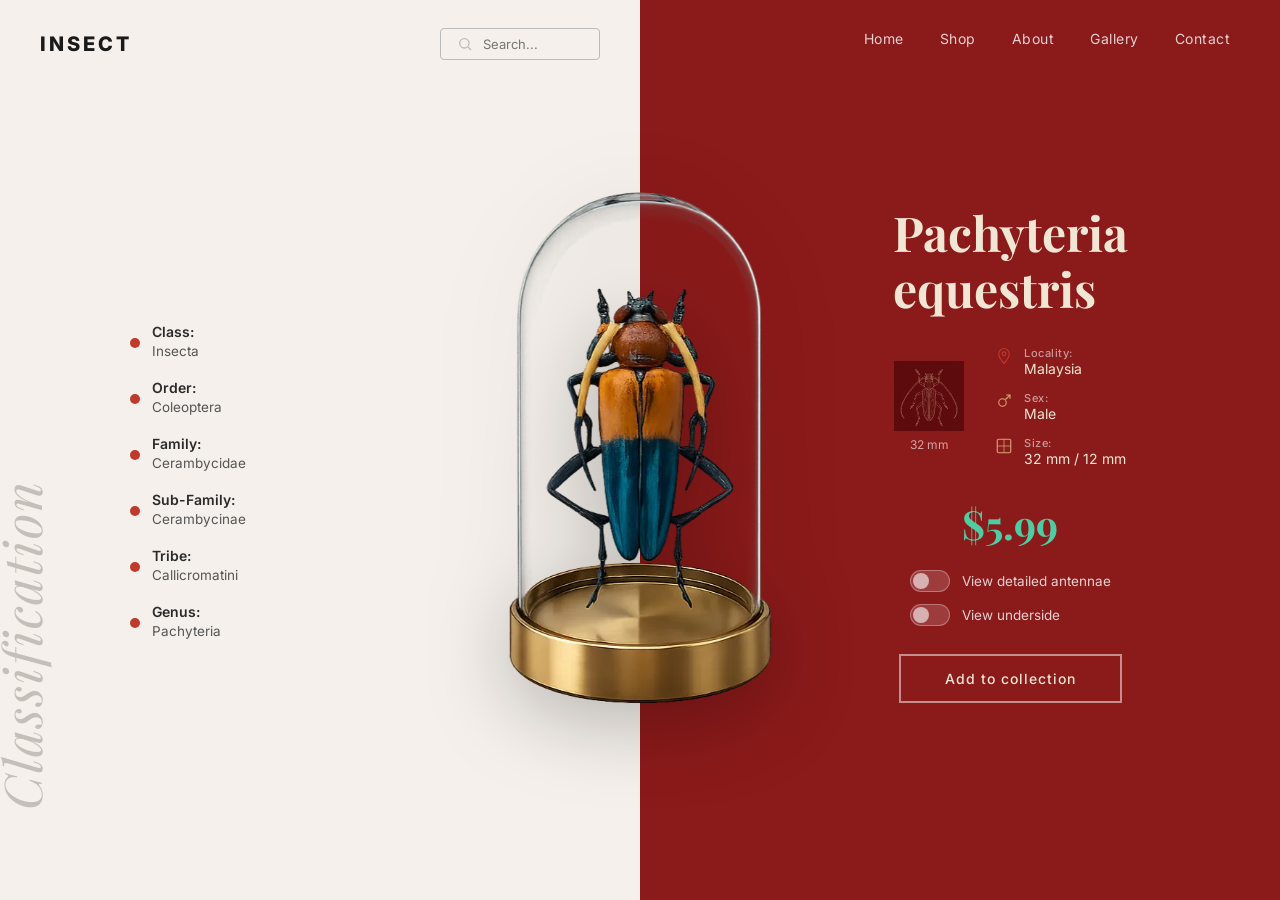
<file: A2/task3/task3.html>
<!DOCTYPE html>
<html lang="en">
<head>
    <meta charset="UTF-8">
    <meta name="viewport" content="width=device-width, initial-scale=1.0">
    <title>INSECT - Pachyteria equestris</title>
    <meta name="description" content="Pachyteria equestris beetle specimen - Classification, details and collection page">
    <link href="https://fonts.googleapis.com/css2?family=Playfair+Display:ital,wght@0,400;0,700;1,400;1,700&family=Inter:wght@300;400;500;600&display=swap" rel="stylesheet">
    <link rel="stylesheet" href="task3.css">
</head>
<body>

    <div class="page">
        
        <div class="left-panel">
            
            <header class="header">
                <div class="logo">INSECT</div>
                <div class="search-bar">
                    
                    <svg class="search-icon" viewBox="0 0 24 24" fill="none" stroke="#888" stroke-width="2">
                        <circle cx="11" cy="11" r="7"/>
                        <line x1="16.5" y1="16.5" x2="21" y2="21"/>
                    </svg>
                    <input type="text" placeholder="Search..." id="search-input">
                </div>
            </header>

            <div class="left-content">
                <div class="classification-label">Classification</div>

                <ul class="classification-list">
                    <li>
                        <div>
                            <span class="label">Class:</span>
                            <span class="value">Insecta</span>
                        </div>
                    </li>
                    <li>
                        <div>
                            <span class="label">Order:</span>
                            <span class="value">Coleoptera</span>
                        </div>
                    </li>
                    <li>
                        <div>
                            <span class="label">Family:</span>
                            <span class="value">Cerambycidae</span>
                        </div>
                    </li>
                    <li>
                        <div>
                            <span class="label">Sub-Family:</span>
                            <span class="value">Cerambycinae</span>
                        </div>
                    </li>
                    <li>
                        <div>
                            <span class="label">Tribe:</span>
                            <span class="value">Callicromatini</span>
                        </div>
                    </li>
                    <li>
                        <div>
                            <span class="label">Genus:</span>
                            <span class="value">Pachyteria</span>
                        </div>
                    </li>
                </ul>

                
            </div>
        </div>

        <div class="beetle-dome">
                    <img src="discort.webp" alt="Pachyteria equestris beetle in glass dome">
            </div>

        <div class="right-panel">
            <nav>
                <ul class="right-nav">
                    <li><a href="#" id="nav-home">Home</a></li>
                    <li><a href="#" id="nav-shop">Shop</a></li>
                    <li><a href="#" id="nav-about">About</a></li>
                    <li><a href="#" id="nav-gallery">Gallery</a></li>
                    <li><a href="#" id="nav-contact">Contact</a></li>
                </ul>
            </nav>

            <div class="right-content">
                <h1 class="species-name">Pachyteria<br>equestris</h1>

                <div class="info-row">
                    <div class="beetle-outline-wrap">
                        <img src="beetle_outline.png" alt="Beetle outline illustration">
                        <span>32 mm</span>
                    </div>

                    <div class="details-list">
                        <div class="detail-item">
                            <div class="detail-icon">
                                <svg viewBox="0 0 24 24">
                                    <path d="M12 2C8.13 2 5 5.13 5 9c0 5.25 7 13 7 13s7-7.75 7-13c0-3.87-3.13-7-7-7z" stroke="#c0392b" fill="none" stroke-width="1.5"/>
                                    <circle cx="12" cy="9" r="2.5" stroke="#c0392b" fill="none" stroke-width="1.5"/>
                                </svg>
                            </div>
                            <div>
                                <div class="detail-label">Locality:</div>
                                <div class="detail-value">Malaysia</div>
                            </div>
                        </div>

                        <div class="detail-item">
                            <div class="detail-icon">
                                <svg viewBox="0 0 24 24">
                                    <circle cx="10" cy="14" r="5" stroke="#d4a574" fill="none" stroke-width="1.5"/>
                                    <line x1="14" y1="10" x2="20" y2="4" stroke="#d4a574" stroke-width="1.5"/>
                                    <polyline points="15,4 20,4 20,9" stroke="#d4a574" fill="none" stroke-width="1.5"/>
                                </svg>
                            </div>
                            <div>
                                <div class="detail-label">Sex:</div>
                                <div class="detail-value">Male</div>
                            </div>
                        </div>

                        <div class="detail-item">
                            <div class="detail-icon">
                                <svg viewBox="0 0 24 24">
                                    <rect x="3" y="3" width="18" height="18" rx="2" stroke="#d4a574" fill="none" stroke-width="1.5"/>
                                    <line x1="3" y1="12" x2="21" y2="12" stroke="#d4a574" stroke-width="1"/>
                                    <line x1="12" y1="3" x2="12" y2="21" stroke="#d4a574" stroke-width="1"/>
                                </svg>
                            </div>
                            <div>
                                <div class="detail-label">Size:</div>
                                <div class="detail-value">32 mm / 12 mm</div>
                            </div>
                        </div>
                    </div>
                </div>

                <div class="price">$5.99</div>

                <div class="toggle-group">
                    <div class="toggle-item">
                        <label class="toggle-switch">
                            <input type="checkbox" id="toggle-antennae">
                            <span class="toggle-slider"></span>
                        </label>
                        <span class="toggle-text">View detailed antennae</span>
                    </div>
                    <div class="toggle-item">
                        <label class="toggle-switch">
                            <input type="checkbox" id="toggle-underside">
                            <span class="toggle-slider"></span>
                        </label>
                        <span class="toggle-text">View underside</span>
                    </div>
                </div>

                <button class="add-btn" id="add-to-collection">Add to collection</button>
            </div>
        </div>
    </div>

</body>
</html>
</file>
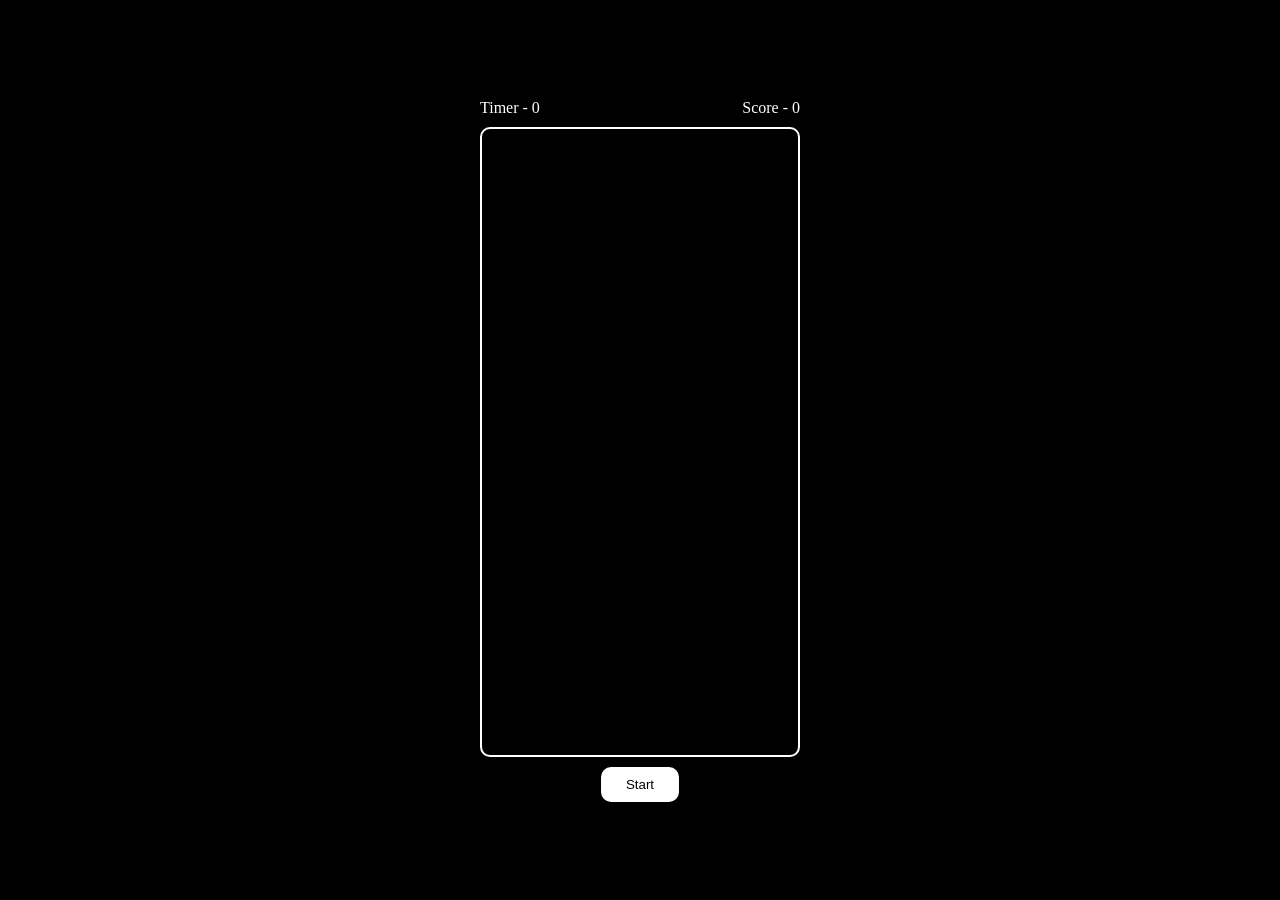
<file: practicepro/randomclick/game.html>
<!DOCTYPE html>
<html lang="en">
  <head>
    <meta charset="UTF-8" />
    <meta name="viewport" content="width=device-width, initial-scale=1.0" />
    <title>Document</title>
    <link rel="stylesheet" href="game.css" />
  </head>
  <body>
    <div id="top">
      <p>Timer - <span id="timer">0</span></p>
      <p>Score - <span id="score">0</span></p>
    </div>
    <main></main>
    <button class="btn">Start</button>

    <div id="overlay">
      <h1>game over</h1>
    </div>

    <script src="game.js"></script>
  </body>
</html>
</file>
<file: A2/task3/task3.css>
*, *::before, *::after {
            margin: 0;
            padding: 0;
            box-sizing: border-box;
        }

        html, body {
            height: 100%;
            font-family: 'Inter', sans-serif;
            overflow: hidden;
        }

         .page {
            display: flex;
            height: 100vh;
            width: 100%;
        }

         .left-panel {
            width: 50%;
            background: #f5f0eb;
            position: relative;
            display: flex;
            flex-direction: column;
        }

         .header {
            display: flex;
            align-items: center;
            justify-content: space-between;
            padding: 28px 40px 0 40px;
        }

        .logo {
            font-family: 'Inter', sans-serif;
            font-weight: 800;
            font-size: 20px;
            letter-spacing: 3px;
            color: #1a1a1a;
        }

        .search-bar {
            display: flex;
            align-items: center;
            gap: 10px;
            border: 1.5px solid #bbb;
            border-radius: 4px;
            padding: 7px 16px;
            background: transparent;
            margin-left: 40px;
        }

        .search-icon {
            width: 16px;
            height: 16px;
            opacity: 0.5;
        }

        .search-bar input {
            border: none;
            outline: none;
            background: transparent;
            font-family: 'Inter', sans-serif;
            font-size: 13px;
            color: #888;
            width: 100px;
        }

         .left-content {
            flex: 1;
            display: flex;
            align-items: center;
            position: relative;
            padding-left: 30px;
        }

         .classification-label {
            font-family: 'Playfair Display', serif;
            font-style: italic;
            font-size: 52px;
            color: #c4bfb8;
            writing-mode: vertical-rl;
            text-orientation: mixed;
            transform: rotate(180deg);
            position: absolute;
            left: 20px;
            top: 50%;
            transform: rotate(180deg) translateX(50%);
            letter-spacing: 2px;
        }

         .classification-list {
            list-style: none;
            margin-left: 100px;
            display: flex;
            flex-direction: column;
            gap: 18px;
            z-index: 2;
        }

        .classification-list li {
            display: flex;
            align-items: center;
            gap: 12px;
        }

        .classification-list li::before {
            content: '';
            display: inline-block;
            width: 10px;
            height: 10px;
            min-width: 10px;
            background: #c0392b;
            border-radius: 50%;
            margin-top: 5px;
        }

        .classification-list .label {
            font-weight: 600;
            font-size: 14px;
            color: #2a2a2a;
        }

        .classification-list .value {
            font-weight: 400;
            font-size: 13.5px;
            color: #555;
            display: block;
            margin-top: 2px;
        }

         .beetle-dome {
            position: absolute;
            
            top: 50%;
            left: 50%;
            transform: translate(-50%, -50%);
            z-index: 10;
            width: 380px;
            height: auto;
        }

        .beetle-dome img {
            width: 100%;
            height: auto;
            object-fit: contain;
            filter: drop-shadow(0 20px 40px rgba(0,0,0,0.25));
        }

         .right-panel {
            width: 50%;
            background: #8b1a1a;
            position: relative;
            display: flex;
            flex-direction: column;
            padding: 28px 50px 40px 50px;
        }

         .right-nav {
            display: flex;
            gap: 36px;
            justify-content: flex-end;
            list-style: none;
        }

        .right-nav a {
            text-decoration: none;
            color: rgba(255, 255, 255, 0.8);
            font-size: 14px;
            font-weight: 400;
            letter-spacing: 0.5px;
            transition: color 0.3s;
        }

        .right-nav a:hover {
            color: #fff;
        }

         .right-content {
            flex: 1;
            display: flex;
            flex-direction: column;
            justify-content: center;
            align-items: center;
            padding-left: 100px;
        }

         .species-name {
            font-family: 'Playfair Display', serif;
            font-size: 48px;
            font-weight: 700;
            color: #f0e6d3;
            line-height: 1.15;
            margin-bottom: 30px;
        }

         .info-row {
            display: flex;
            align-items: center;
            gap: 30px;
            margin-bottom: 30px;
        }

        .beetle-outline-wrap {
            display: flex;
            flex-direction: column;
            align-items: center;
            gap: 6px;
        }

        .beetle-outline-wrap img {
            width: 70px;
            height: auto;
            opacity: 0.7;
        }

        .beetle-outline-wrap span {
            font-size: 12px;
            color: rgba(255, 255, 255, 0.6);
        }

        .details-list {
            display: flex;
            flex-direction: column;
            gap: 14px;
        }

        .detail-item {
            display: flex;
            align-items: flex-start;
            gap: 10px;
        }

        .detail-icon {
            width: 20px;
            height: 20px;
            flex-shrink: 0;
            display: flex;
            align-items: center;
            justify-content: center;
        }

        .detail-icon svg {
            width: 18px;
            height: 18px;
            fill: none;
            stroke: #d4a574;
            stroke-width: 1.5;
        }

        .detail-label {
            font-size: 11px;
            color: rgba(255, 255, 255, 0.55);
            font-weight: 500;
            letter-spacing: 0.5px;
        }

        .detail-value {
            font-size: 14px;
            color: #f0e6d3;
            font-weight: 400;
        }

        /* --- Price --- */
        .price {
            font-family: 'Playfair Display', serif;
            font-size: 40px;
            font-weight: 700;
            color: #4ecca3;
            margin-bottom: 20px;
        }

        /* --- Toggle Options --- */
        .toggle-group {
            display: flex;
            flex-direction: column;
            gap: 12px;
            margin-bottom: 28px;
        }

        .toggle-item {
            display: flex;
            align-items: center;
            gap: 12px;
        }

         .toggle-switch {
            position: relative;
            width: 40px;
            height: 22px;
            flex-shrink: 0;
        }

        .toggle-switch input {
            opacity: 0;
            width: 0;
            height: 0;
        }

        .toggle-slider {
            position: absolute;
            cursor: pointer;
            top: 0;
            left: 0;
            right: 0;
            bottom: 0;
            background-color: rgba(255, 255, 255, 0.15);
            border-radius: 22px;
            border: 1.5px solid rgba(255, 255, 255, 0.3);
            transition: 0.3s;
        }

        .toggle-slider::before {
            content: '';
            position: absolute;
            height: 16px;
            width: 16px;
            left: 2px;
            bottom: 2px;
            background-color: rgba(255, 255, 255, 0.6);
            border-radius: 50%;
            transition: 0.3s;
        }

        .toggle-switch input:checked + .toggle-slider {
            background-color: #4ecca3;
            border-color: #4ecca3;
        }

        .toggle-switch input:checked + .toggle-slider::before {
            transform: translateX(18px);
            background-color: #fff;
        }

        .toggle-text {
            font-size: 13.5px;
            color: rgba(255, 255, 255, 0.8);
            font-weight: 400;
        }

         .add-btn {
            display: inline-block;
            padding: 14px 44px;
            border: 2px solid rgba(255, 255, 255, 0.5);
            background: transparent;
            color: #f0e6d3;
            font-family: 'Inter', sans-serif;
            font-size: 14px;
            font-weight: 500;
            letter-spacing: 1px;
            cursor: pointer;
            transition: all 0.3s;
            text-align: center;
            width: fit-content;
        }

        .add-btn:hover {
            background: rgba(255, 255, 255, 0.1);
            border-color: rgba(255, 255, 255, 0.8);
        }
</file>
<file: practicepro/randomclick/game.css>
* {
  margin: 0;
  padding: 0;
  box-sizing: border-box;
}

html,
body {
  height: 100%;
  width: 100%;
  background-color: black;
  display: flex;
  align-items: center;
  justify-content: center;
  flex-direction: column;
  gap: 10px;
}

main {
  position: relative;
  height: 70%;
  width: 25%;
  border: 2px solid white;
  border-radius: 10px;
  padding: 10px;
}

button {
  background-color: white;
  color: black;
  border-radius: 10px;
  padding: 10px 25px;
  border: none;
}

.box {
  position: absolute;
  height: 10%;
  border-radius: 10px;
  width: 15%;
  background-color: red;
}

#top {
  color: white;
  display: flex;
  width: 25%;
  justify-content: space-between;
}

#overlay {
  justify-content: center;
  align-items: center;
  display: none;
  position: absolute;
  height: 100%;
  width: 100%;
  background-color: rgba(0, 0, 0, 0.827);
  color: white;
  font-size: 50px;
  text-transform: uppercase;
  font-family: system-ui, -apple-system, BlinkMacSystemFont, "Segoe UI", Roboto,
    Oxygen, Ubuntu, Cantarell, "Open Sans", "Helvetica Neue", sans-serif;
}
</file>
